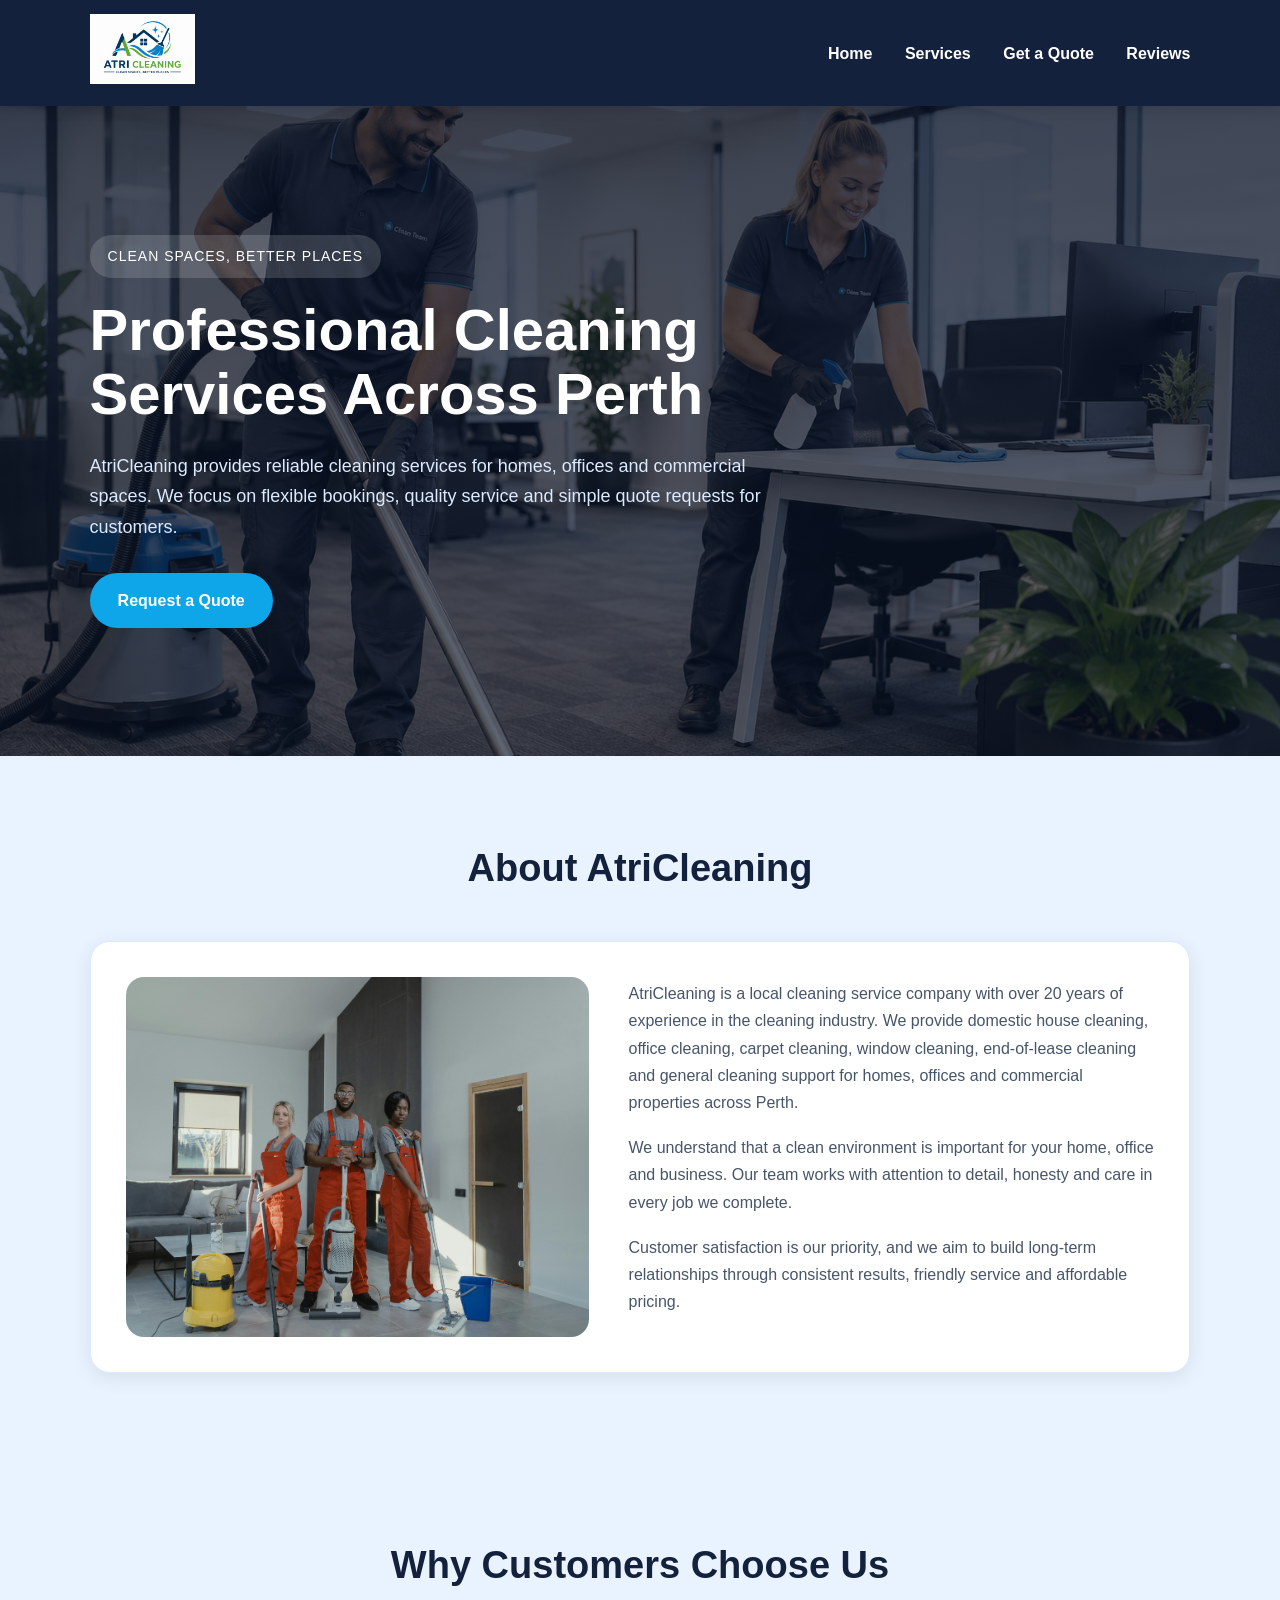
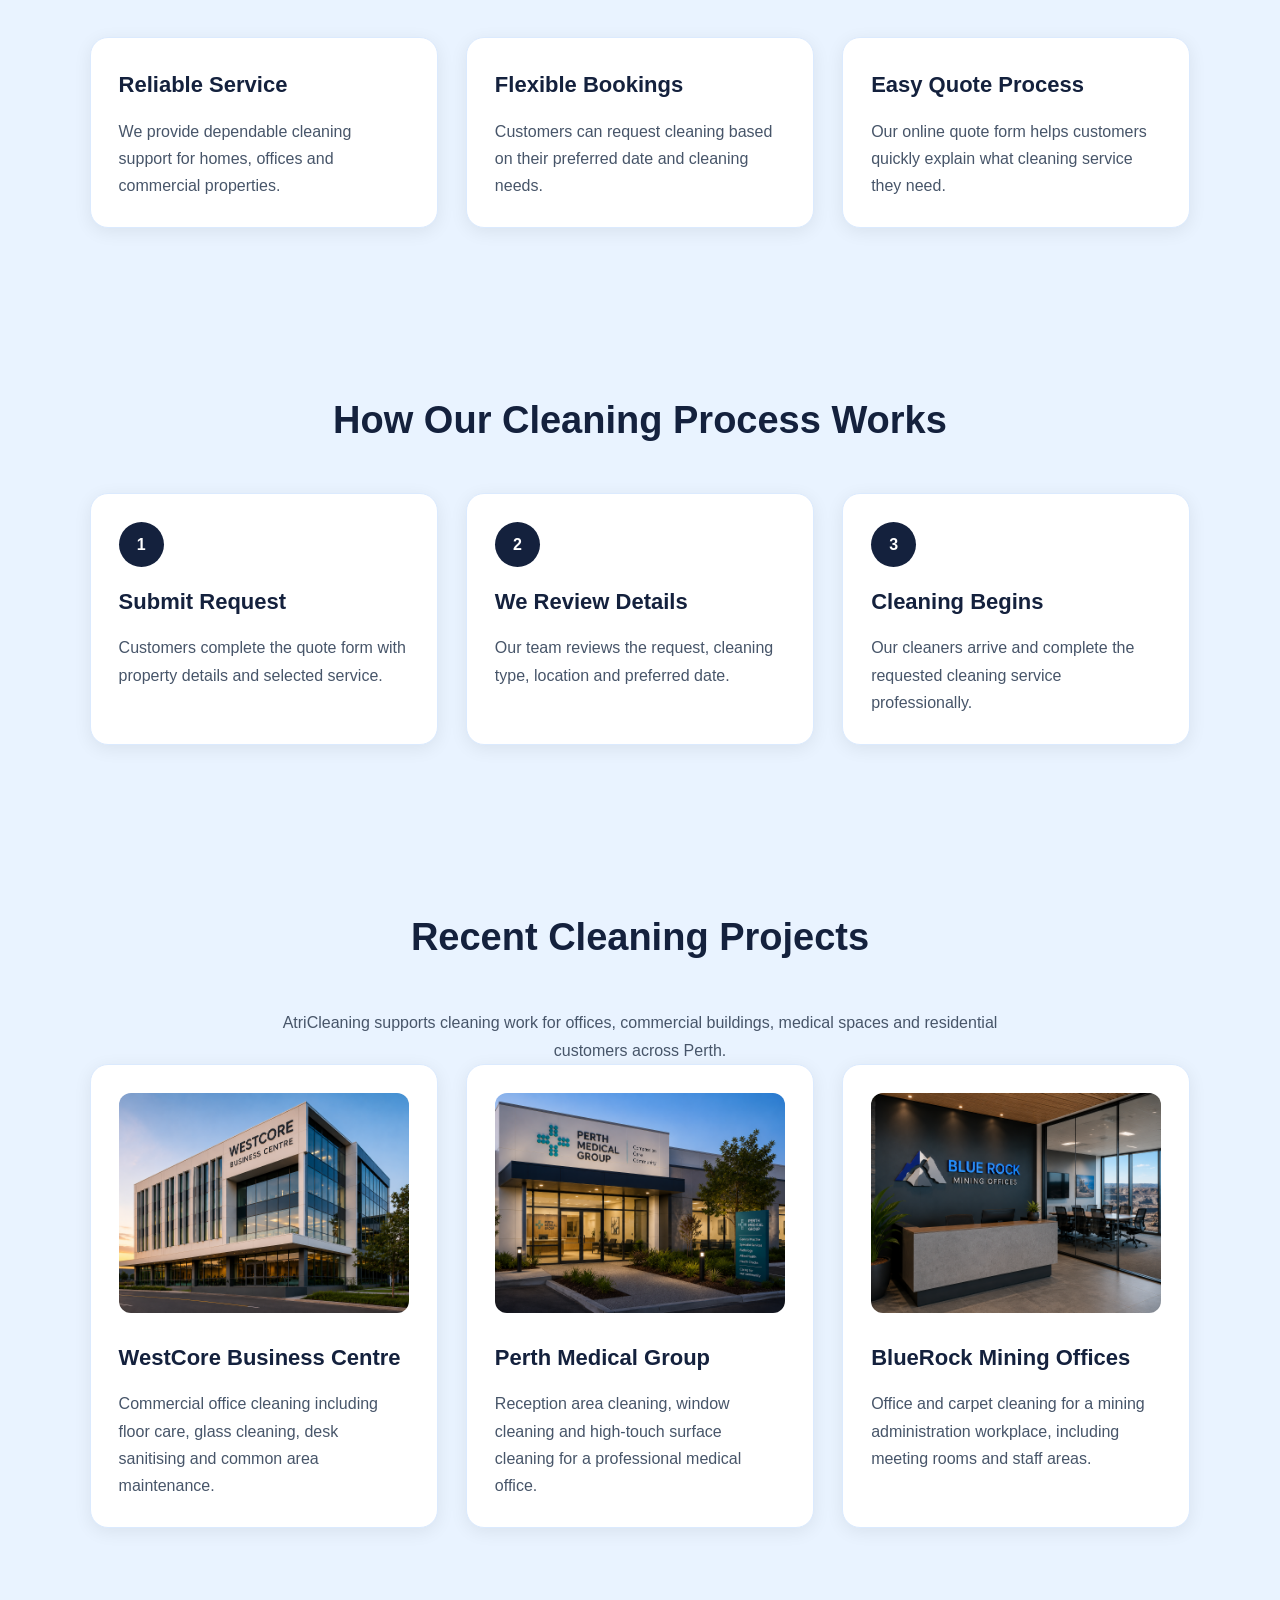
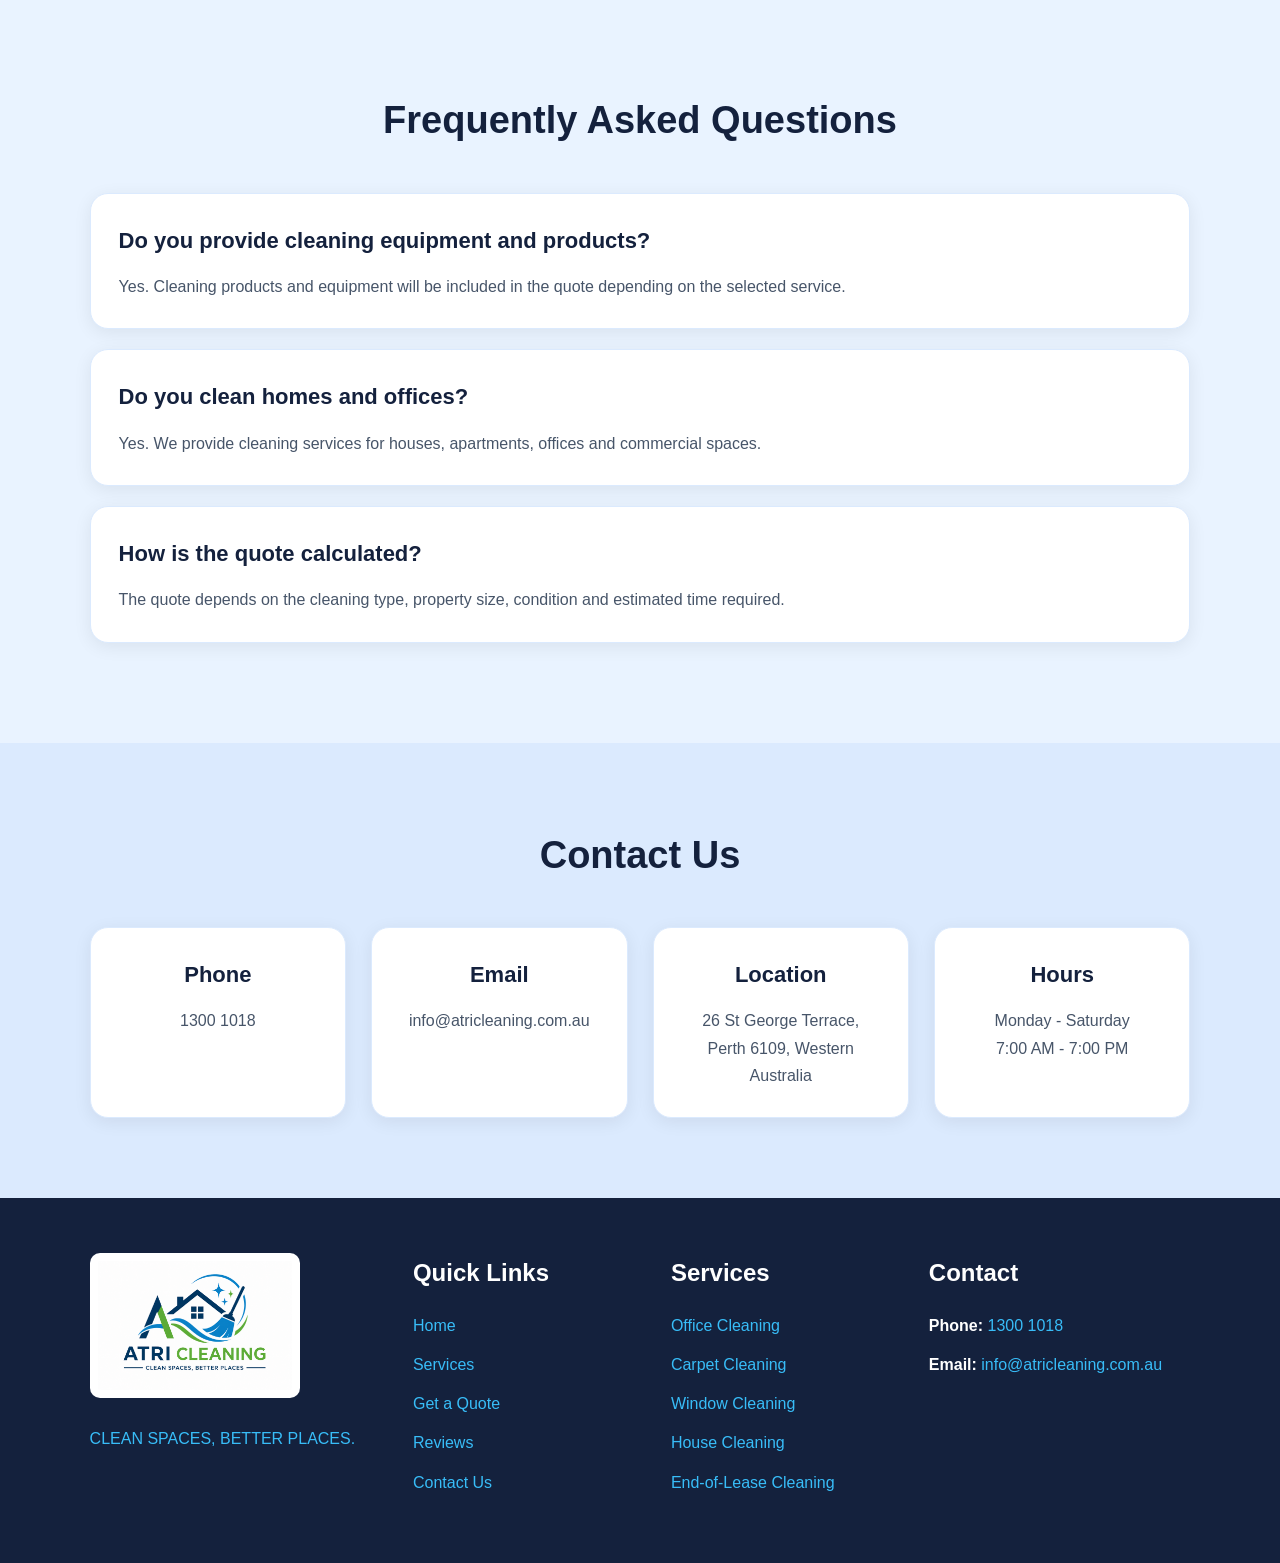
<file: index.html>
<!DOCTYPE html>
<html lang="en">
<head>
    <meta charset="UTF-8">
    <meta name="viewport" content="width=device-width, initial-scale=1.0">
    <title>AtriCleaning | Home</title>
    <link rel="stylesheet" href="style.css">
</head>
<body>

<header>
    <div class="logo">
        <img src="logo.png" alt="AtriCleaning Logo">
    </div>

    <nav id="navLinks">
        <a href="index.html">Home</a>
        <a href="services.html">Services</a>
        <a href="quote.html">Get a Quote</a>
        <a href="reviews.html">Reviews</a>
    </nav>

    <button class="menu-btn" onclick="toggleMenu()">☰</button>
</header>

<section class="hero">
    <div class="hero-text">
        <span class="tagline">CLEAN SPACES, BETTER PLACES</span>
        <h1>Professional Cleaning Services Across Perth</h1>
        <p>AtriCleaning provides reliable cleaning services for homes, offices and commercial spaces. We focus on flexible bookings, quality service and simple quote requests for customers.</p>
        <a href="quote.html" class="btn">Request a Quote</a>
    </div>
</section>

<section class="about">
    <h2>About AtriCleaning</h2>

    <div class="about-container">
        <img src="team.jpg" alt="AtriCleaning team">

        <div class="about-text">
            <p>AtriCleaning is a local cleaning service company with over 20 years of experience in the cleaning industry. We provide domestic house cleaning, office cleaning, carpet cleaning, window cleaning, end-of-lease cleaning and general cleaning support for homes, offices and commercial properties across Perth.</p>

            <p>We understand that a clean environment is important for your home, office and business. Our team works with attention to detail, honesty and care in every job we complete.</p>

            <p>Customer satisfaction is our priority, and we aim to build long-term relationships through consistent results, friendly service and affordable pricing.</p>
        </div>
    </div>
</section>

<section class="features">
    <h2>Why Customers Choose Us</h2>

    <div class="feature-grid">
        <div class="feature-card">
            <h3>Reliable Service</h3>
            <p>We provide dependable cleaning support for homes, offices and commercial properties.</p>
        </div>

        <div class="feature-card">
            <h3>Flexible Bookings</h3>
            <p>Customers can request cleaning based on their preferred date and cleaning needs.</p>
        </div>

        <div class="feature-card">
            <h3>Easy Quote Process</h3>
            <p>Our online quote form helps customers quickly explain what cleaning service they need.</p>
        </div>
    </div>
</section>

<section class="trust-section">
    <h2>How Our Cleaning Process Works</h2>

    <div class="process-grid">
        <div class="process-card">
            <span>1</span>
            <h3>Submit Request</h3>
            <p>Customers complete the quote form with property details and selected service.</p>
        </div>

        <div class="process-card">
            <span>2</span>
            <h3>We Review Details</h3>
            <p>Our team reviews the request, cleaning type, location and preferred date.</p>
        </div>

        <div class="process-card">
            <span>3</span>
            <h3>Cleaning Begins</h3>
            <p>Our cleaners arrive and complete the requested cleaning service professionally.</p>
        </div>
    </div>
</section>

<section class="client-section">
    <h2>Recent Cleaning Projects</h2>

    <p class="section-intro">
        AtriCleaning supports cleaning work for offices, commercial buildings, medical spaces and residential customers across Perth.
    </p>

    <div class="client-grid">
        <div class="client-card">
            <img src="westcore.png" alt="WestCore Business Centre">
            <h3>WestCore Business Centre</h3>
            <p>Commercial office cleaning including floor care, glass cleaning, desk sanitising and common area maintenance.</p>
        </div>

        <div class="client-card">
            <img src="medical.png" alt="Perth Medical Group">
            <h3>Perth Medical Group</h3>
            <p>Reception area cleaning, window cleaning and high-touch surface cleaning for a professional medical office.</p>
        </div>

        <div class="client-card">
            <img src="mining.png" alt="BlueRock Mining Offices">
            <h3>BlueRock Mining Offices</h3>
            <p>Office and carpet cleaning for a mining administration workplace, including meeting rooms and staff areas.</p>
        </div>
    </div>
</section>

<section class="faq-section">
    <h2>Frequently Asked Questions</h2>

    <div class="faq-box">
        <h3>Do you provide cleaning equipment and products?</h3>
        <p>Yes. Cleaning products and equipment will be included in the quote depending on the selected service.</p>
    </div>

    <div class="faq-box">
        <h3>Do you clean homes and offices?</h3>
        <p>Yes. We provide cleaning services for houses, apartments, offices and commercial spaces.</p>
    </div>

    <div class="faq-box">
        <h3>How is the quote calculated?</h3>
        <p>The quote depends on the cleaning type, property size, condition and estimated time required.</p>
    </div>
</section>

<section class="contact-section" id="contact">
    <h2>Contact Us</h2>

    <div class="contact-container">
        <div class="contact-card">
            <h3>Phone</h3>
            <p>1300 1018</p>
        </div>

        <div class="contact-card">
            <h3>Email</h3>
            <p>info@atricleaning.com.au</p>
        </div>

        <div class="contact-card">
            <h3>Location</h3>
            <p>26 St George Terrace, Perth 6109, Western Australia</p>
        </div>

        <div class="contact-card">
            <h3>Hours</h3>
            <p>Monday - Saturday</p>
            <p>7:00 AM - 7:00 PM</p>
        </div>
    </div>
</section>

<footer class="main-footer">
    <div class="footer-column footer-brand">
        <img src="logo.png" alt="AtriCleaning Logo">
        <p>CLEAN SPACES, BETTER PLACES.</p>
    </div>

    <div class="footer-column">
        <h3>Quick Links</h3>
        <a href="index.html">Home</a>
        <a href="services.html">Services</a>
        <a href="quote.html">Get a Quote</a>
        <a href="reviews.html">Reviews</a>
        <a href="#contact">Contact Us</a>
    </div>

    <div class="footer-column">
        <h3>Services</h3>
        <a href="services.html#services-top">Office Cleaning</a>
        <a href="services.html#services-top">Carpet Cleaning</a>
        <a href="services.html#services-top">Window Cleaning</a>
        <a href="services.html#additional-services">House Cleaning</a>
        <a href="services.html#additional-services">End-of-Lease Cleaning</a>
    </div>

    <div class="footer-column">
        <h3>Contact</h3>
        <p><strong>Phone:</strong> 1300 1018</p>
        <p><strong>Email:</strong> info@atricleaning.com.au</p>
    </div>
</footer>

<script src="script.js"></script>
</body>
</html>
</file>
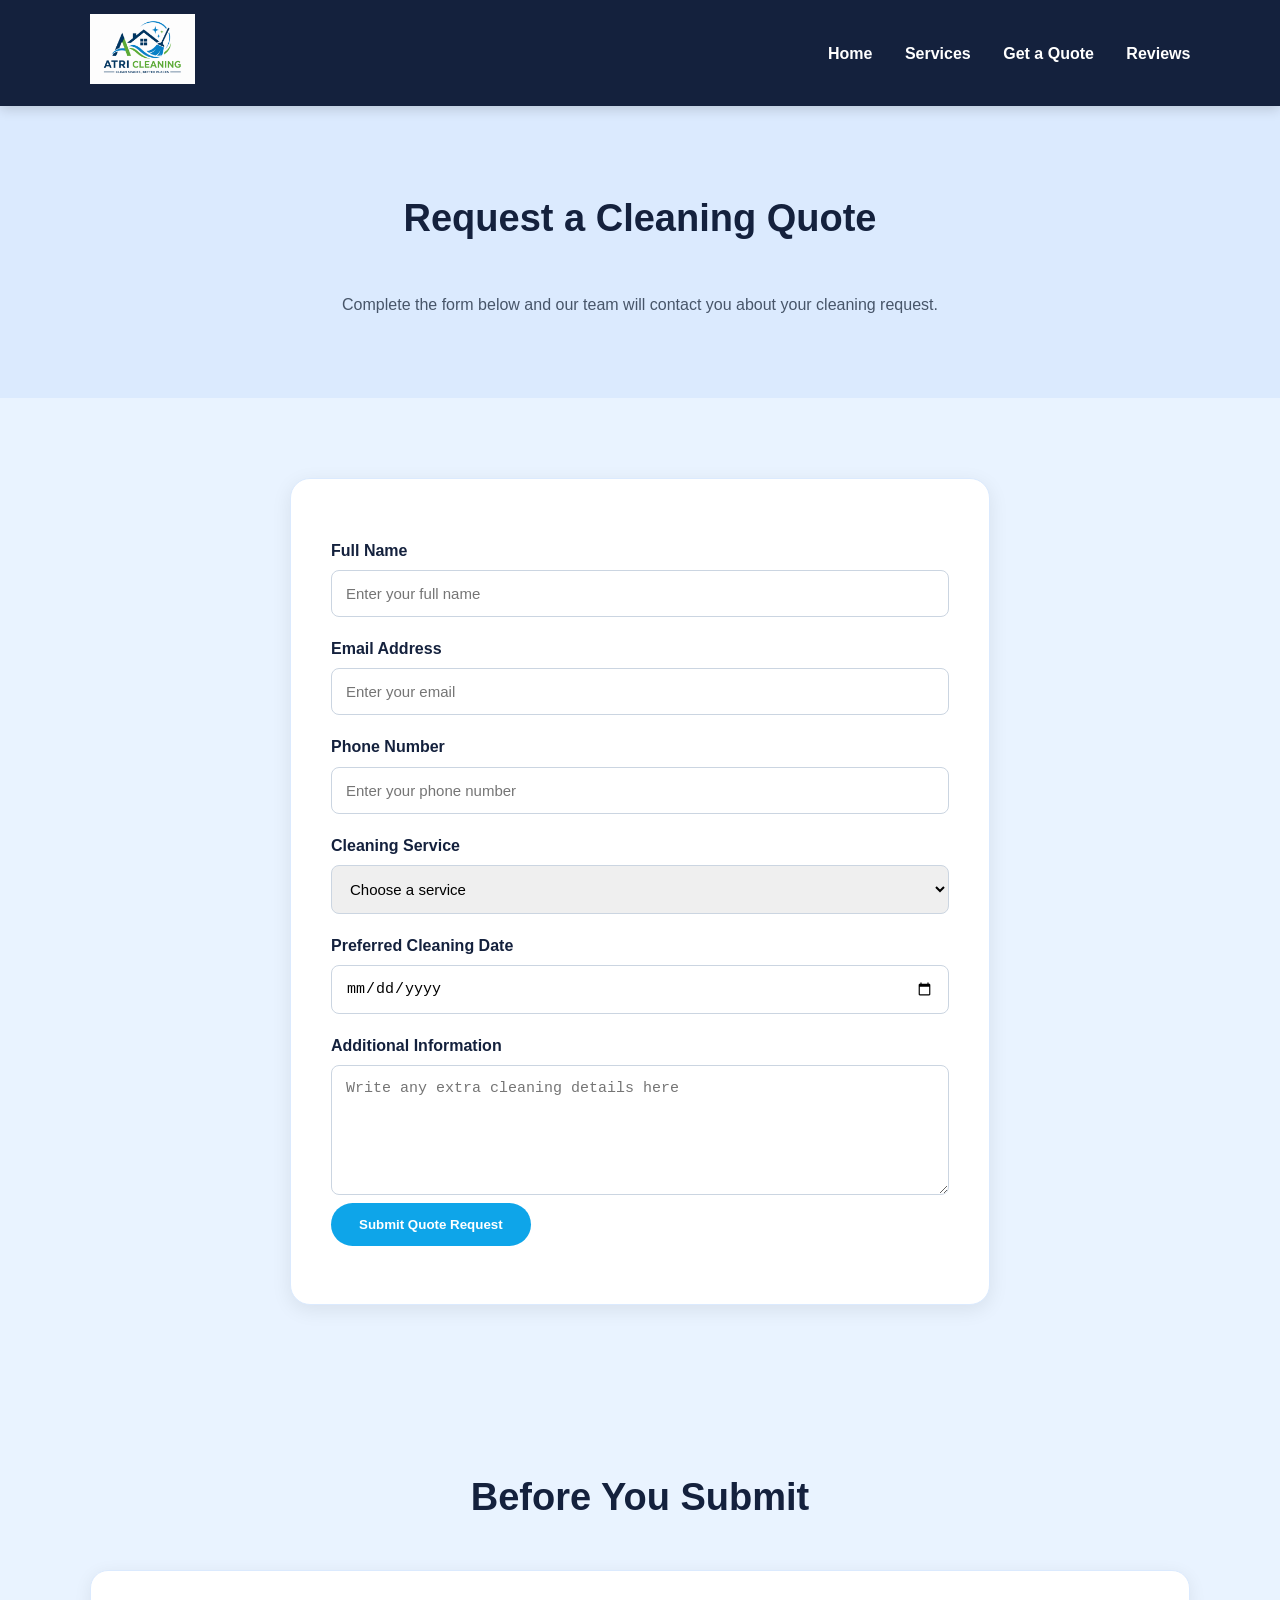
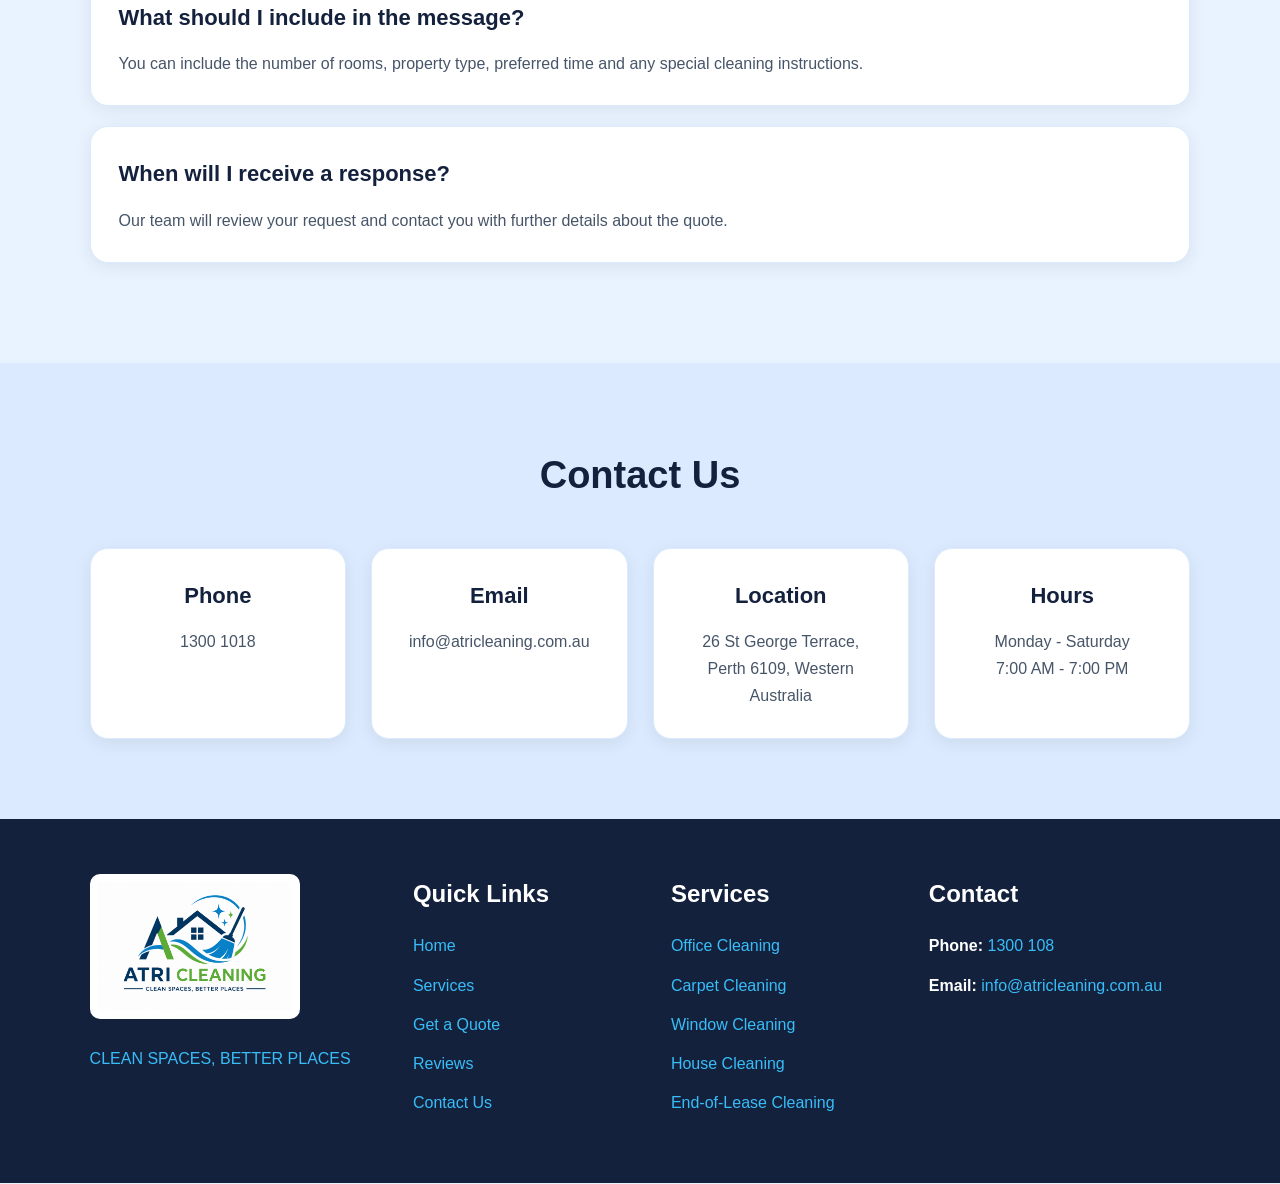
<file: quote.html>
<!DOCTYPE html>
<html lang="en">
<head>
    <meta charset="UTF-8">
    <meta name="viewport" content="width=device-width, initial-scale=1.0">
    <title>AtriCleaning | Get a Quote</title>
    <link rel="stylesheet" href="style.css">
</head>
<body>

<header>
    <div class="logo">
        <img src="logo.png" alt="AtriCleaning Logo">
    </div>

    <nav id="navLinks">
        <a href="index.html">Home</a>
        <a href="services.html">Services</a>
        <a href="quote.html">Get a Quote</a>
        <a href="reviews.html">Reviews</a>
    </nav>

    <button class="menu-btn" onclick="toggleMenu()">☰</button>
</header>

<section class="page-title">
    <h1>Request a Cleaning Quote</h1>
    <p>Complete the form below and our team will contact you about your cleaning request.</p>
</section>

<section class="form-section">
    <form id="quoteForm">
        <label for="name">Full Name</label>
        <input type="text" id="name" placeholder="Enter your full name">

        <label for="email">Email Address</label>
        <input type="email" id="email" placeholder="Enter your email">

        <label for="phone">Phone Number</label>
        <input type="tel" id="phone" placeholder="Enter your phone number">

        <label for="service">Cleaning Service</label>
        <select id="service">
            <option value="">Choose a service</option>
            <option>House Cleaning</option>
            <option>Office Cleaning</option>
            <option>Carpet Cleaning</option>
            <option>Window Cleaning</option>
            <option>Deep Cleaning</option>
            <option>End-of-Lease Cleaning</option>
        </select>

        <label for="date">Preferred Cleaning Date</label>
        <input type="date" id="date">

        <label for="message">Additional Information</label>
        <textarea id="message" placeholder="Write any extra cleaning details here"></textarea>

        <button type="submit" class="btn">Submit Quote Request</button>

        <p id="formMessage"></p>
    </form>
</section>

<section class="faq-section">
    <h2>Before You Submit</h2>

    <div class="faq-box">
        <h3>What should I include in the message?</h3>
        <p>You can include the number of rooms, property type, preferred time and any special cleaning instructions.</p>
    </div>

    <div class="faq-box">
        <h3>When will I receive a response?</h3>
        <p>Our team will review your request and contact you with further details about the quote.</p>
    </div>
</section>

<section class="contact-section" id="contact">
    <h2>Contact Us</h2>

    <div class="contact-container">
        <div class="contact-card">
            <h3>Phone</h3>
            <p>1300 1018</p>
        </div>

        <div class="contact-card">
            <h3>Email</h3>
            <p>info@atricleaning.com.au</p>
        </div>

        <div class="contact-card">
            <h3>Location</h3>
            <p>26 St George Terrace, Perth 6109, Western Australia</p>
        </div>

        <div class="contact-card">
            <h3>Hours</h3>
            <p>Monday - Saturday</p>
            <p>7:00 AM - 7:00 PM</p>
        </div>
    </div>
</section>

<footer class="main-footer">
    <div class="footer-column footer-brand">
        <img src="logo.png" alt="AtriCleaning Logo">
        <p>CLEAN SPACES, BETTER PLACES</p>
    </div>

    <div class="footer-column">
        <h3>Quick Links</h3>
        <a href="index.html">Home</a>
        <a href="services.html">Services</a>
        <a href="quote.html">Get a Quote</a>
        <a href="reviews.html">Reviews</a>
        <a href="#contact">Contact Us</a>
    </div>

    <div class="footer-column">
        <h3>Services</h3>
        <a href="services.html#services-top">Office Cleaning</a>
        <a href="services.html#services-top">Carpet Cleaning</a>
        <a href="services.html#services-top">Window Cleaning</a>
        <a href="services.html#additional-services">House Cleaning</a>
        <a href="services.html#additional-services">End-of-Lease Cleaning</a>
    </div>

    <div class="footer-column">
        <h3>Contact</h3>
        <p><strong>Phone:</strong> 1300 108</p>
        <p><strong>Email:</strong> info@atricleaning.com.au</p>
    </div>
</footer>

<script src="script.js"></script>
</body>
</html>
</file>
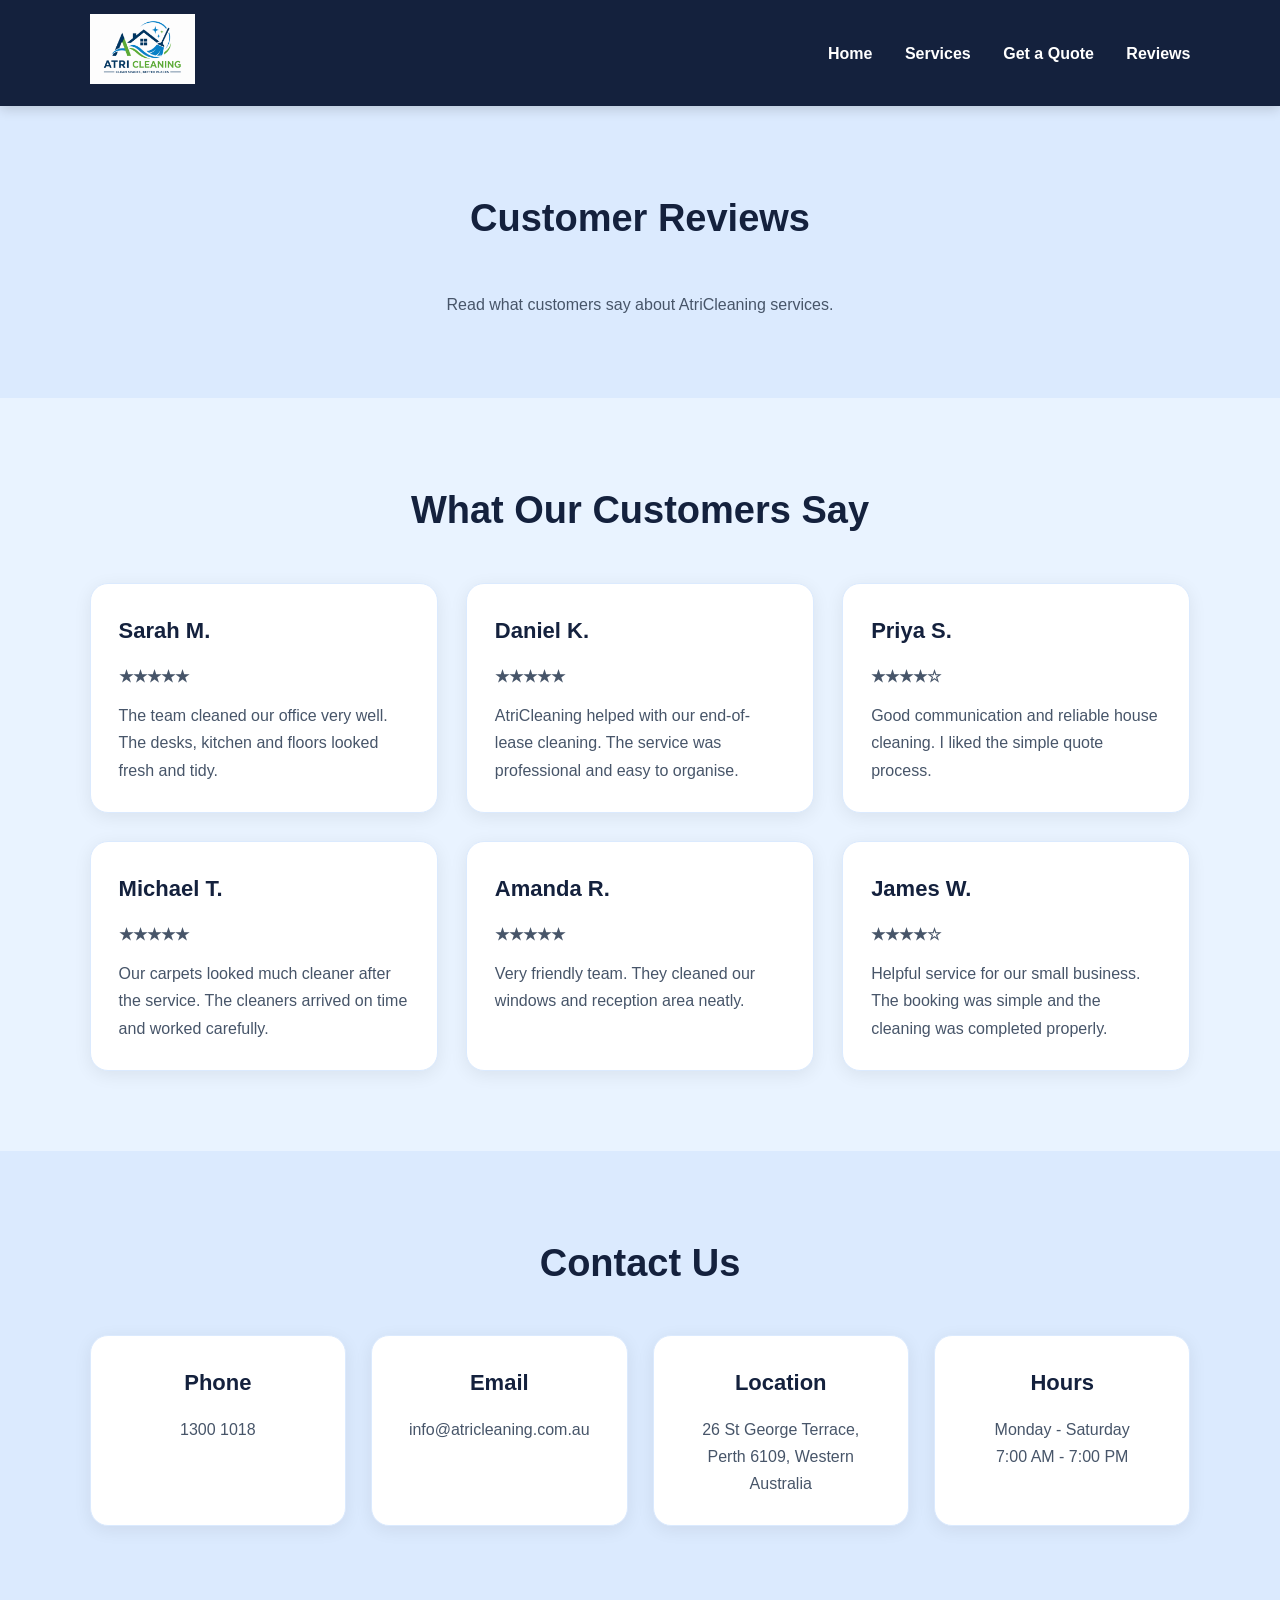
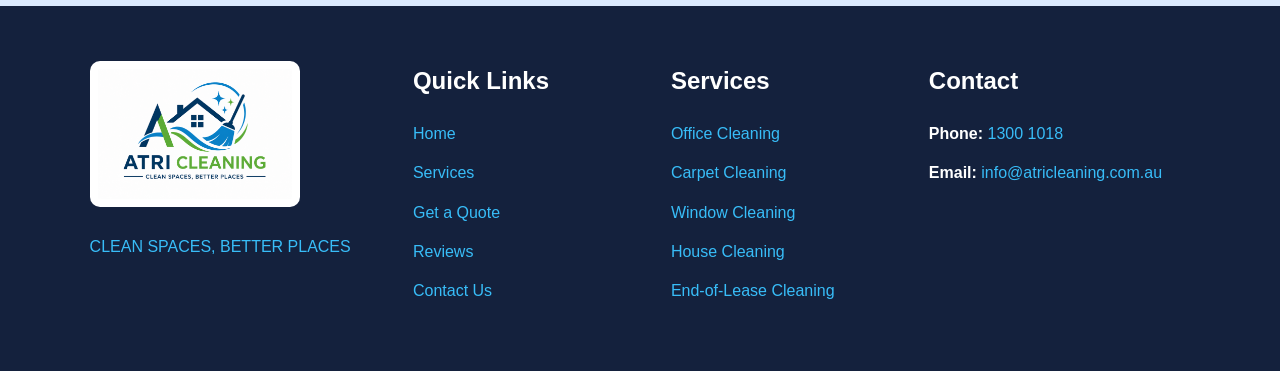
<file: reviews.html>
<!DOCTYPE html>
<html lang="en">
<head>
    <meta charset="UTF-8">
    <meta name="viewport" content="width=device-width, initial-scale=1.0">
    <title>AtriCleaning | Reviews</title>
    <link rel="stylesheet" href="style.css">
</head>
<body>

<header>
    <div class="logo">
        <img src="logo.png" alt="AtriCleaning Logo">
    </div>

    <nav id="navLinks">
        <a href="index.html">Home</a>
        <a href="services.html">Services</a>
        <a href="quote.html">Get a Quote</a>
        <a href="reviews.html">Reviews</a>
    </nav>

    <button class="menu-btn" onclick="toggleMenu()">☰</button>
</header>

<section class="page-title">
    <h1>Customer Reviews</h1>
    <p>Read what customers say about AtriCleaning services.</p>
</section>

<section class="reviews-section">
    <h2>What Our Customers Say</h2>

    <div class="review-grid">
        <div class="review-card">
            <h3>Sarah M.</h3>
            <p class="stars">★★★★★</p>
            <p>The team cleaned our office very well. The desks, kitchen and floors looked fresh and tidy.</p>
        </div>

        <div class="review-card">
            <h3>Daniel K.</h3>
            <p class="stars">★★★★★</p>
            <p>AtriCleaning helped with our end-of-lease cleaning. The service was professional and easy to organise.</p>
        </div>

        <div class="review-card">
            <h3>Priya S.</h3>
            <p class="stars">★★★★☆</p>
            <p>Good communication and reliable house cleaning. I liked the simple quote process.</p>
        </div>

        <div class="review-card">
            <h3>Michael T.</h3>
            <p class="stars">★★★★★</p>
            <p>Our carpets looked much cleaner after the service. The cleaners arrived on time and worked carefully.</p>
        </div>

        <div class="review-card">
            <h3>Amanda R.</h3>
            <p class="stars">★★★★★</p>
            <p>Very friendly team. They cleaned our windows and reception area neatly.</p>
        </div>

        <div class="review-card">
            <h3>James W.</h3>
            <p class="stars">★★★★☆</p>
            <p>Helpful service for our small business. The booking was simple and the cleaning was completed properly.</p>
        </div>
    </div>
</section>

<section class="contact-section" id="contact">
    <h2>Contact Us</h2>

    <div class="contact-container">
        <div class="contact-card">
            <h3>Phone</h3>
            <p>1300 1018</p>
        </div>

        <div class="contact-card">
            <h3>Email</h3>
            <p>info@atricleaning.com.au</p>
        </div>

        <div class="contact-card">
            <h3>Location</h3>
            <p> 26 St George Terrace, Perth 6109, Western Australia </p>
        </div>

        <div class="contact-card">
            <h3>Hours</h3>
            <p>Monday - Saturday</p>
            <p>7:00 AM - 7:00 PM</p>
        </div>
    </div>
</section>

<footer class="main-footer">
    <div class="footer-column footer-brand">
        <img src="logo.png" alt="AtriCleaning Logo">
        <p>CLEAN SPACES, BETTER PLACES</p>
    </div>

    <div class="footer-column">
        <h3>Quick Links</h3>
        <a href="index.html">Home</a>
        <a href="services.html">Services</a>
        <a href="quote.html">Get a Quote</a>
        <a href="reviews.html">Reviews</a>
        <a href="#contact">Contact Us</a>
    </div>

    <div class="footer-column">
        <h3>Services</h3>
        <a href="services.html#services-top">Office Cleaning</a>
        <a href="services.html#services-top">Carpet Cleaning</a>
        <a href="services.html#services-top">Window Cleaning</a>
        <a href="services.html#additional-services">House Cleaning</a>
        <a href="services.html#additional-services">End-of-Lease Cleaning</a>
    </div>

    <div class="footer-column">
        <h3>Contact</h3>
        <p><strong>Phone:</strong> 1300 1018</p>
        <p><strong>Email:</strong> info@atricleaning.com.au</p>
    </div>
</footer>

<script src="script.js"></script>
</body>
</html>
</file>
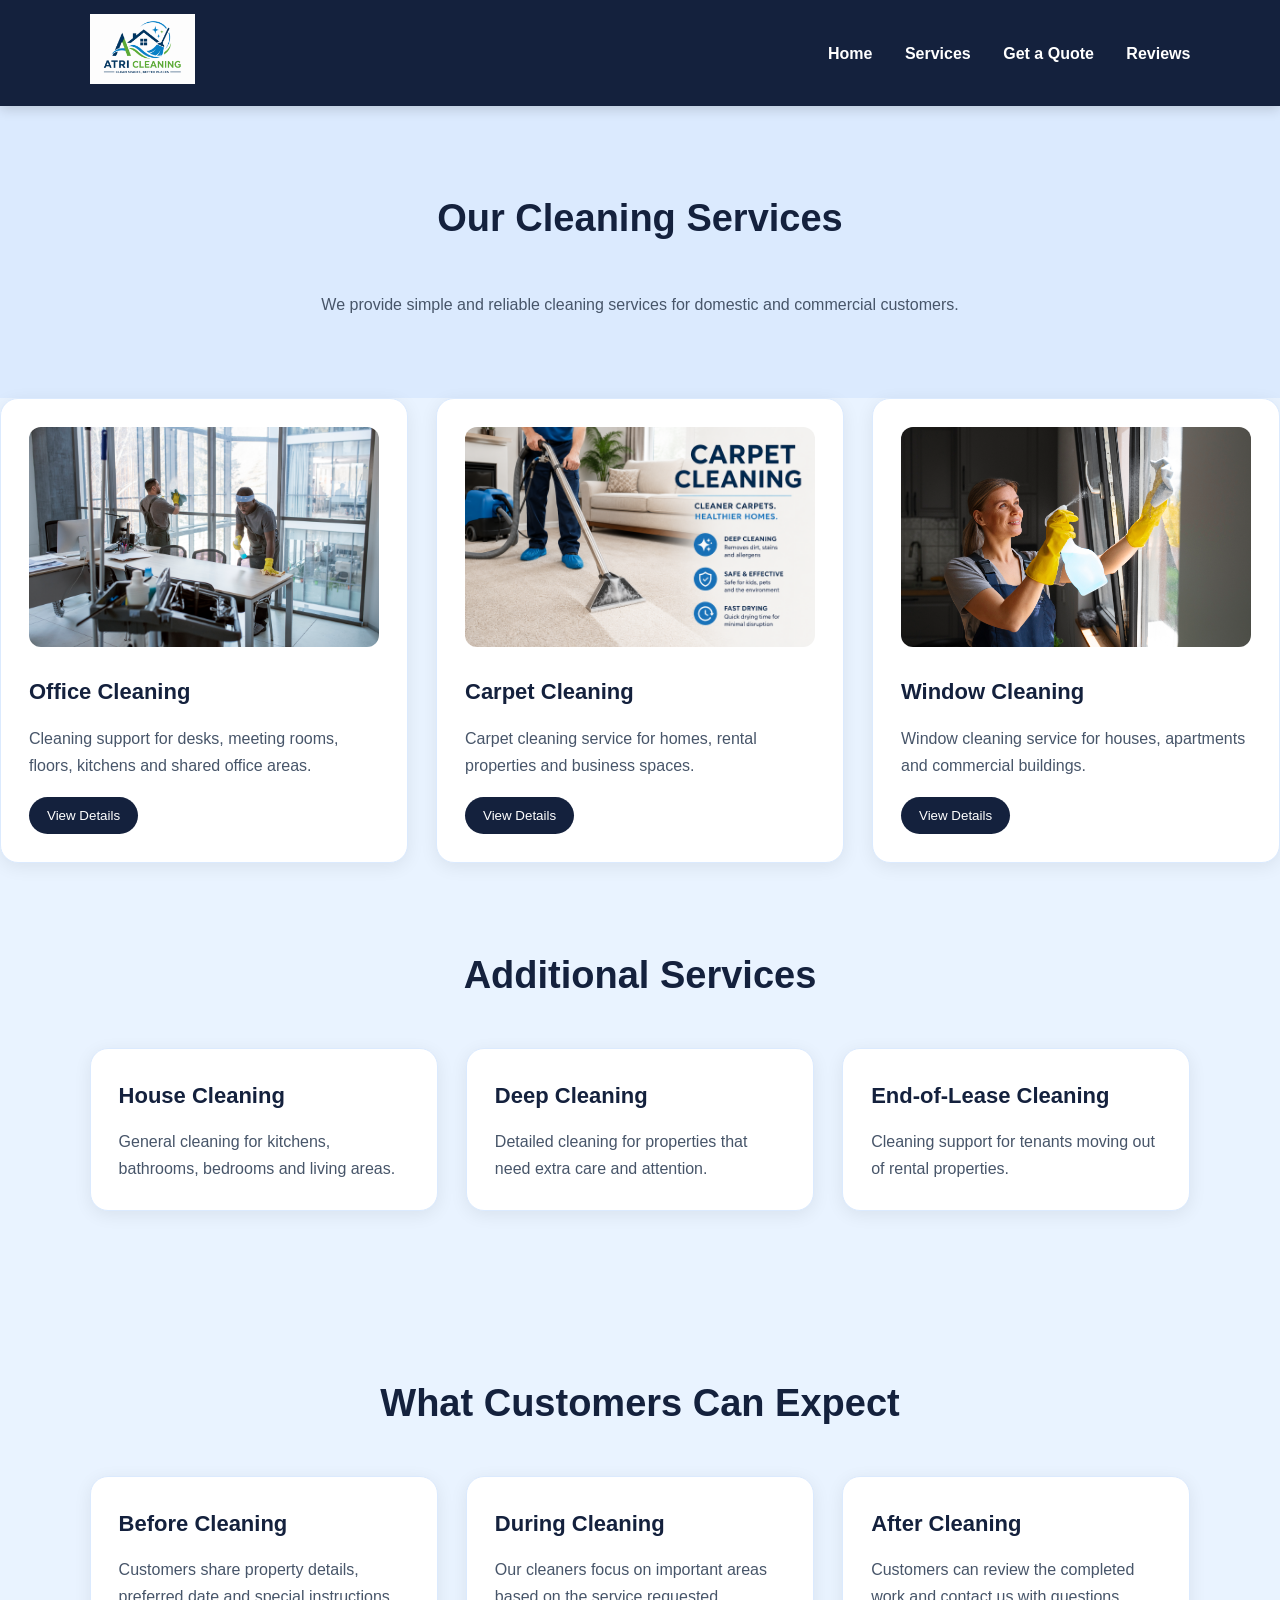
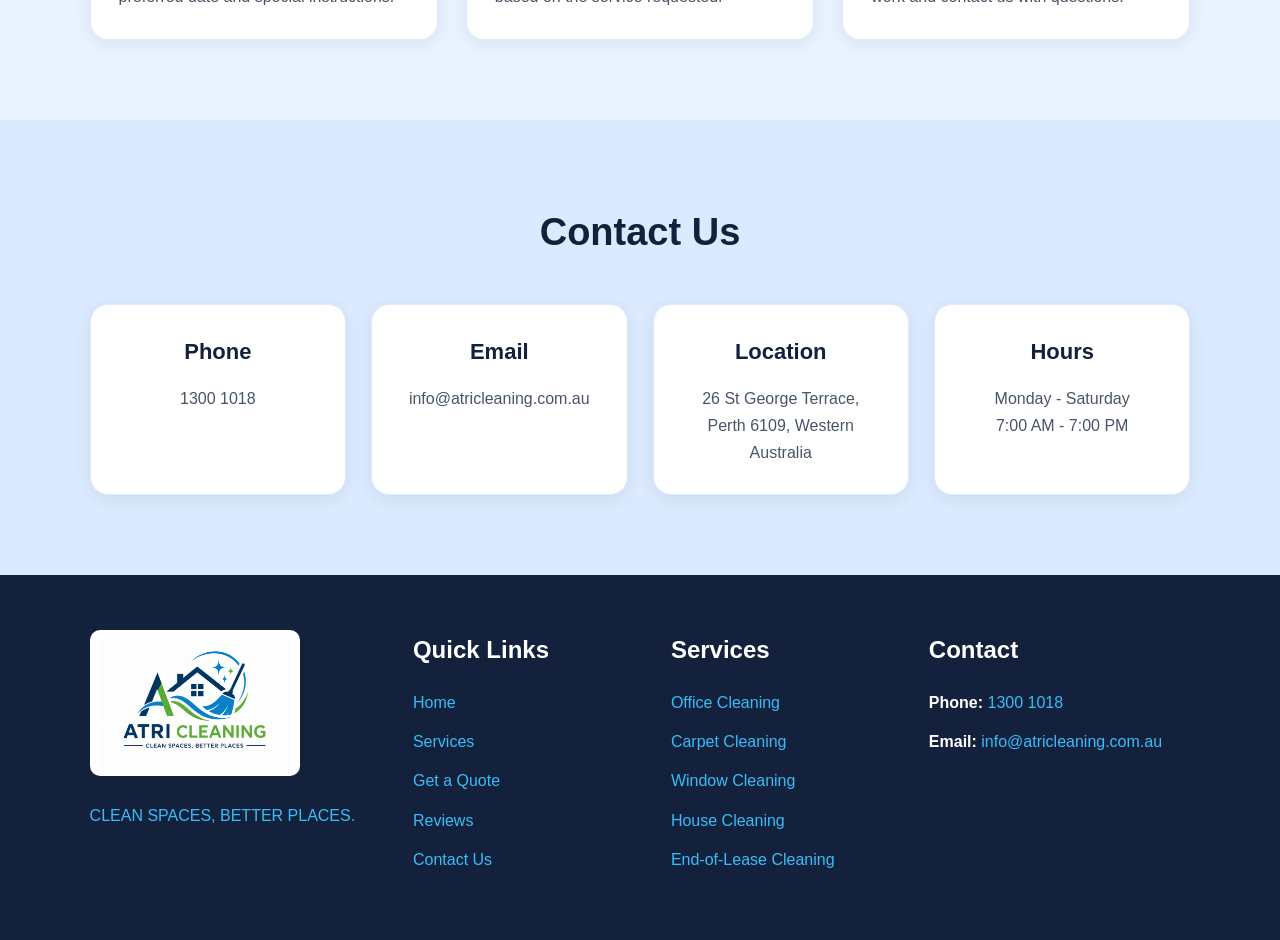
<file: services.html>
<!DOCTYPE html>
<html lang="en">
<head>
    <meta charset="UTF-8">
    <meta name="viewport" content="width=device-width, initial-scale=1.0">
    <title>AtriCleaning | Services</title>
    <link rel="stylesheet" href="style.css">
</head>
<body>

<header>
    <div class="logo">
        <img src="logo.png" alt="AtriCleaning Logo">
    </div>

    <nav id="navLinks">
        <a href="index.html">Home</a>
        <a href="services.html">Services</a>
        <a href="quote.html">Get a Quote</a>
        <a href="reviews.html">Reviews</a>
    </nav>

    <button class="menu-btn" onclick="toggleMenu()">☰</button>
</header>

<section class="page-title">
    <h1 id="services-top">Our Cleaning Services</h1>
    <p>We provide simple and reliable cleaning services for domestic and commercial customers.</p>
</section>

<section class="service-grid">
    <div class="service-card">
        <img src="office.jpg" alt="Office Cleaning">
        <h3>Office Cleaning</h3>
        <p>Cleaning support for desks, meeting rooms, floors, kitchens and shared office areas.</p>
        <button onclick="showDetails('office')">View Details</button>
        <p id="office" class="hidden">Includes vacuuming, desk cleaning, sanitising surfaces and rubbish removal.</p>
    </div>

    <div class="service-card">
        <img src="carpet.png" alt="Carpet Cleaning">
        <h3>Carpet Cleaning</h3>
        <p>Carpet cleaning service for homes, rental properties and business spaces.</p>
        <button onclick="showDetails('carpet')">View Details</button>
        <p id="carpet" class="hidden">Helps remove dust, dirt and light stains from carpets.</p>
    </div>

    <div class="service-card">
        <img src="window.jpg" alt="Window Cleaning">
        <h3>Window Cleaning</h3>
        <p>Window cleaning service for houses, apartments and commercial buildings.</p>
        <button onclick="showDetails('window')">View Details</button>
        <p id="window" class="hidden">Includes glass cleaning and basic window frame wipe-down.</p>
    </div>
</section>

<section class="extra-services">
    <h2 id="additional-services">Additional Services</h2>

    <div class="feature-grid">
        <div class="feature-card">
            <h3>House Cleaning</h3>
            <p>General cleaning for kitchens, bathrooms, bedrooms and living areas.</p>
        </div>

        <div class="feature-card">
            <h3>Deep Cleaning</h3>
            <p>Detailed cleaning for properties that need extra care and attention.</p>
        </div>

        <div class="feature-card">
            <h3>End-of-Lease Cleaning</h3>
            <p>Cleaning support for tenants moving out of rental properties.</p>
        </div>
    </div>
</section>

<section class="service-info">
    <h2>What Customers Can Expect</h2>

    <div class="info-container">
        <div>
            <h3>Before Cleaning</h3>
            <p>Customers share property details, preferred date and special instructions.</p>
        </div>

        <div>
            <h3>During Cleaning</h3>
            <p>Our cleaners focus on important areas based on the service requested.</p>
        </div>

        <div>
            <h3>After Cleaning</h3>
            <p>Customers can review the completed work and contact us with questions.</p>
        </div>
    </div>
</section>

<section class="contact-section" id="contact">
    <h2>Contact Us</h2>

    <div class="contact-container">
        <div class="contact-card">
            <h3>Phone</h3>
            <p>1300 1018</p>
        </div>

        <div class="contact-card">
            <h3>Email</h3>
            <p>info@atricleaning.com.au</p>
        </div>

        <div class="contact-card">
            <h3>Location</h3>
            <p>26 St George Terrace, Perth 6109, Western Australia</p>
        </div>

        <div class="contact-card">
            <h3>Hours</h3>
            <p>Monday - Saturday</p>
            <p>7:00 AM - 7:00 PM</p>
        </div>
    </div>
</section>

<footer class="main-footer">
    <div class="footer-column footer-brand">
        <img src="logo.png" alt="AtriCleaning Logo">
        <p>CLEAN SPACES, BETTER PLACES.</p>
    </div>

    <div class="footer-column">
        <h3>Quick Links</h3>
        <a href="index.html">Home</a>
        <a href="services.html">Services</a>
        <a href="quote.html">Get a Quote</a>
        <a href="reviews.html">Reviews</a>
        <a href="#contact">Contact Us</a>
    </div>

    <div class="footer-column">
        <h3>Services</h3>
        <a href="#services-top">Office Cleaning</a>
        <a href="#services-top">Carpet Cleaning</a>
        <a href="#services-top">Window Cleaning</a>
        <a href="#additional-services">House Cleaning</a>
        <a href="#additional-services">End-of-Lease Cleaning</a>
    </div>

    <div class="footer-column">
        <h3>Contact</h3>
        <p><strong>Phone:</strong> 1300 1018</p>
        <p><strong>Email:</strong> info@atricleaning.com.au</p>
    </div>
</footer>

<script src="script.js"></script>
</body>
</html>
</file>
<file: style.css>
* {
    margin: 0;
    padding: 0;
    box-sizing: border-box;
}

html {
    scroll-behavior: smooth;
}

#services-top,
#additional-services,
#contact {
    scroll-margin-top: 120px;
}

body {
    font-family: Arial, Verdana, sans-serif;
    background-color: #e9f3ff;
    color: #1e293b;
    line-height: 1.7;
}

/* ---------- HEADER ---------- */

header {
    background-color: #14213d;
    padding: 14px 7%;

    display: flex;
    justify-content: space-between;
    align-items: center;

    position: sticky;
    top: 0;
    z-index: 1000;

    box-shadow: 0 3px 12px rgba(0,0,0,0.16);
}

.logo img {
    height: 70px;
    width: auto;
}

nav a {
    color: white;
    text-decoration: none;

    margin-left: 28px;

    font-size: 16px;
    font-weight: bold;

    transition: 0.3s;
}

nav a:hover {
    color: #38bdf8;
}

.menu-btn {
    display: none;

    background: white;
    color: #14213d;

    border: none;

    padding: 8px 12px;

    border-radius: 6px;

    font-size: 22px;

    cursor: pointer;
}

/* ---------- HERO SECTION ---------- */

.hero {
    min-height: 650px;

    background:
    linear-gradient(rgba(10,20,40,0.78), rgba(10,20,40,0.65)),
    url("hero.png");

    background-size: cover;
    background-position: center;

    display: flex;
    align-items: center;

    padding: 80px 7%;
}

.hero-text {
    max-width: 720px;
    color: white;
}

.tagline {
    background-color: rgba(255,255,255,0.15);

    padding: 10px 18px;

    border-radius: 30px;

    display: inline-block;

    margin-bottom: 20px;

    font-size: 14px;

    letter-spacing: 1px;
}

.hero h1 {
    font-size: 58px;

    line-height: 1.1;

    margin-bottom: 25px;
}

.hero p {
    font-size: 18px;

    margin-bottom: 30px;

    color: #dbeafe;
}

.btn {
    display: inline-block;

    background-color: #0ea5e9;

    color: white;

    padding: 14px 28px;

    border-radius: 30px;

    text-decoration: none;

    font-weight: bold;

    border: none;

    cursor: pointer;

    transition: 0.3s;
}

.btn:hover {
    background-color: #0284c7;

    transform: translateY(-2px);
}

/* ---------- SECTIONS ---------- */

.about,
.features,
.trust-section,
.faq-section,
.extra-services,
.service-info,
.form-section,
.page-title,
.client-section,
.contact-section,
.reviews-section {
    padding: 80px 7%;
}

.about h2,
.features h2,
.trust-section h2,
.faq-section h2,
.extra-services h2,
.service-info h2,
.page-title h1,
.client-section h2,
.contact-section h2,
.reviews-section h2 {
    text-align: center;

    margin-bottom: 40px;

    color: #14213d;

    font-size: 38px;
}

.page-title {
    background-color: #dbeafe;

    text-align: center;
}

.page-title p,
.section-intro {
    max-width: 760px;

    margin: auto;

    color: #475569;

    text-align: center;
}

/* ---------- ABOUT ---------- */

.about-container {
    display: flex;

    align-items: center;

    gap: 40px;

    background: white;

    padding: 35px;

    border-radius: 20px;

    border: 1px solid #dbeafe;

    box-shadow: 0 5px 20px rgba(0,0,0,0.08);
}

.about-container img {
    width: 45%;

    height: 360px;

    object-fit: cover;

    border-radius: 18px;
}

.about-text {
    flex: 1;
}

.about-text p {
    margin-bottom: 18px;

    color: #475569;
}

/* ---------- GRID ---------- */

.feature-grid,
.service-grid,
.process-grid,
.info-container,
.client-grid,
.review-grid {
    display: grid;

    grid-template-columns: repeat(3, 1fr);

    gap: 28px;
}

/* ---------- CARDS ---------- */

.feature-card,
.service-card,
.process-card,
.info-container div,
.faq-box,
.contact-card,
.client-card,
.review-card {
    background: white;

    padding: 28px;

    border-radius: 18px;

    border: 1px solid #dbeafe;

    box-shadow: 0 4px 18px rgba(0,0,0,0.07);

    transition: 0.3s;
}

.feature-card:hover,
.service-card:hover,
.process-card:hover,
.info-container div:hover,
.client-card:hover,
.contact-card:hover,
.review-card:hover {
    transform: translateY(-5px);
}

.feature-card h3,
.service-card h3,
.process-card h3,
.info-container h3,
.faq-box h3,
.contact-card h3,
.client-card h3,
.review-card h3 {
    color: #14213d;

    margin-bottom: 14px;

    font-size: 22px;
}

.feature-card p,
.service-card p,
.process-card p,
.info-container p,
.faq-box p,
.contact-card p,
.client-card p,
.review-card p {
    color: #475569;
}

/* ---------- IMAGES ---------- */

.service-card img,
.client-card img {
    width: 100%;

    height: 220px;

    object-fit: cover;

    border-radius: 12px;

    margin-bottom: 18px;
}

/* ---------- BUTTONS ---------- */

.service-card button {
    margin-top: 18px;

    background-color: #14213d;

    color: white;

    border: none;

    padding: 11px 18px;

    border-radius: 25px;

    cursor: pointer;
}

.service-card button:hover {
    background-color: #0ea5e9;
}

/* ---------- PROCESS ---------- */

.process-card span {
    width: 45px;
    height: 45px;

    background: #14213d;

    color: white;

    display: flex;
    align-items: center;
    justify-content: center;

    border-radius: 50%;

    margin-bottom: 16px;

    font-weight: bold;
}

/* ---------- FAQ ---------- */

.faq-box {
    margin-bottom: 20px;
}

/* ---------- HIDDEN ---------- */

.hidden {
    display: none;

    margin-top: 15px;

    background-color: #eff6ff;

    padding: 14px;

    border-radius: 10px;
}

/* ---------- CONTACT ---------- */

.contact-section {
    background-color: #dbeafe;
}

.contact-container {
    display: grid;

    grid-template-columns: repeat(4, 1fr);

    gap: 25px;
}

.contact-card {
    text-align: center;
}

/* ---------- FORM ---------- */

form {
    max-width: 700px;

    margin: auto;

    background: white;

    padding: 40px;

    border-radius: 20px;

    border: 1px solid #dbeafe;

    box-shadow: 0 5px 20px rgba(0,0,0,0.08);
}

label {
    display: block;

    margin-top: 18px;
    margin-bottom: 6px;

    font-weight: bold;

    color: #14213d;
}

input,
select,
textarea {
    width: 100%;

    padding: 14px;

    border-radius: 8px;

    border: 1px solid #cbd5e1;

    font-size: 15px;

    outline: none;
}

input:focus,
select:focus,
textarea:focus {
    border-color: #0ea5e9;
}

textarea {
    min-height: 130px;
}

#formMessage {
    margin-top: 18px;

    font-weight: bold;
}

/* ---------- REVIEWS ---------- */

.stars {
    color: #0ea5e9;

    font-weight: bold;

    margin-bottom: 12px;
}

/* ---------- FOOTER ---------- */

.main-footer {
    background-color: #14213d;

    color: white;

    padding: 55px 7%;

    display: grid;

    grid-template-columns: 1.3fr 1fr 1fr 1.2fr;

    gap: 40px;
}

.footer-brand img {
    width: 210px;

    background: white;

    padding: 8px;

    border-radius: 10px;

    margin-bottom: 18px;
}

.footer-column h3 {
    margin-bottom: 18px;

    font-size: 24px;
}

.footer-column a,
.footer-column p {
    display: block;

    color: #38bdf8;

    text-decoration: none;

    margin-bottom: 12px;
}

.footer-column strong {
    color: white;
}

/* ---------- MOBILE ---------- */

@media screen and (max-width: 768px) {

    header {
        padding: 15px 20px;

        flex-wrap: wrap;
    }

    .logo img {
        height: 60px;
    }

    .menu-btn {
        display: block;
    }

    nav {
        display: none;

        width: 100%;

        background: #1e3a5f;

        padding: 15px;

        border-radius: 10px;

        margin-top: 15px;
    }

    nav.show {
        display: block;
    }

    nav a {
        display: block;

        margin: 12px 0;
    }

    .hero {
        min-height: 520px;

        padding: 50px 20px;

        text-align: center;
    }

    .hero h1 {
        font-size: 40px;
    }

    .hero p {
        font-size: 16px;
    }

    .about,
    .features,
    .trust-section,
    .faq-section,
    .extra-services,
    .service-info,
    .form-section,
    .page-title,
    .client-section,
    .contact-section,
    .reviews-section {
        padding: 50px 20px;
    }

    .about-container {
        flex-direction: column;
    }

    .about-container img {
        width: 100%;

        height: 260px;
    }

    .feature-grid,
    .service-grid,
    .process-grid,
    .info-container,
    .client-grid,
    .contact-container,
    .review-grid,
    .main-footer {
        grid-template-columns: 1fr;
    }
}
</file>
